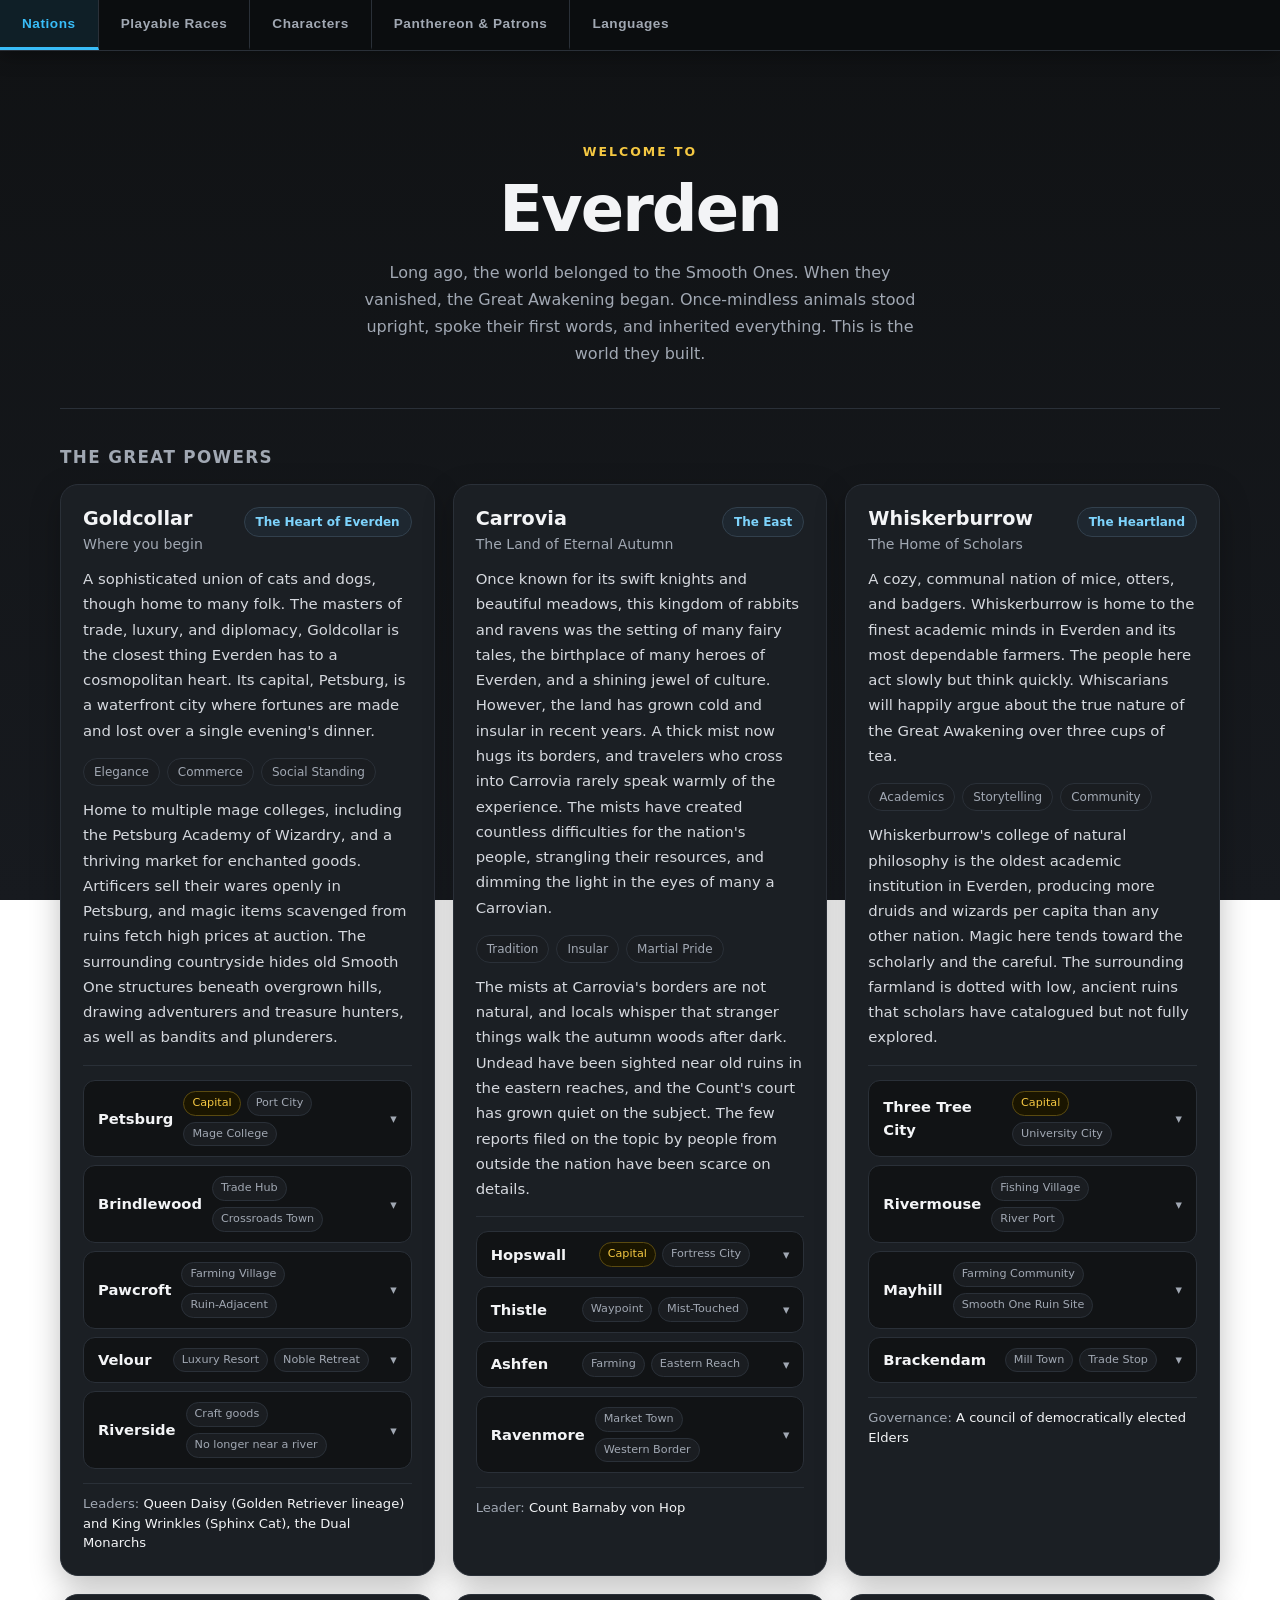
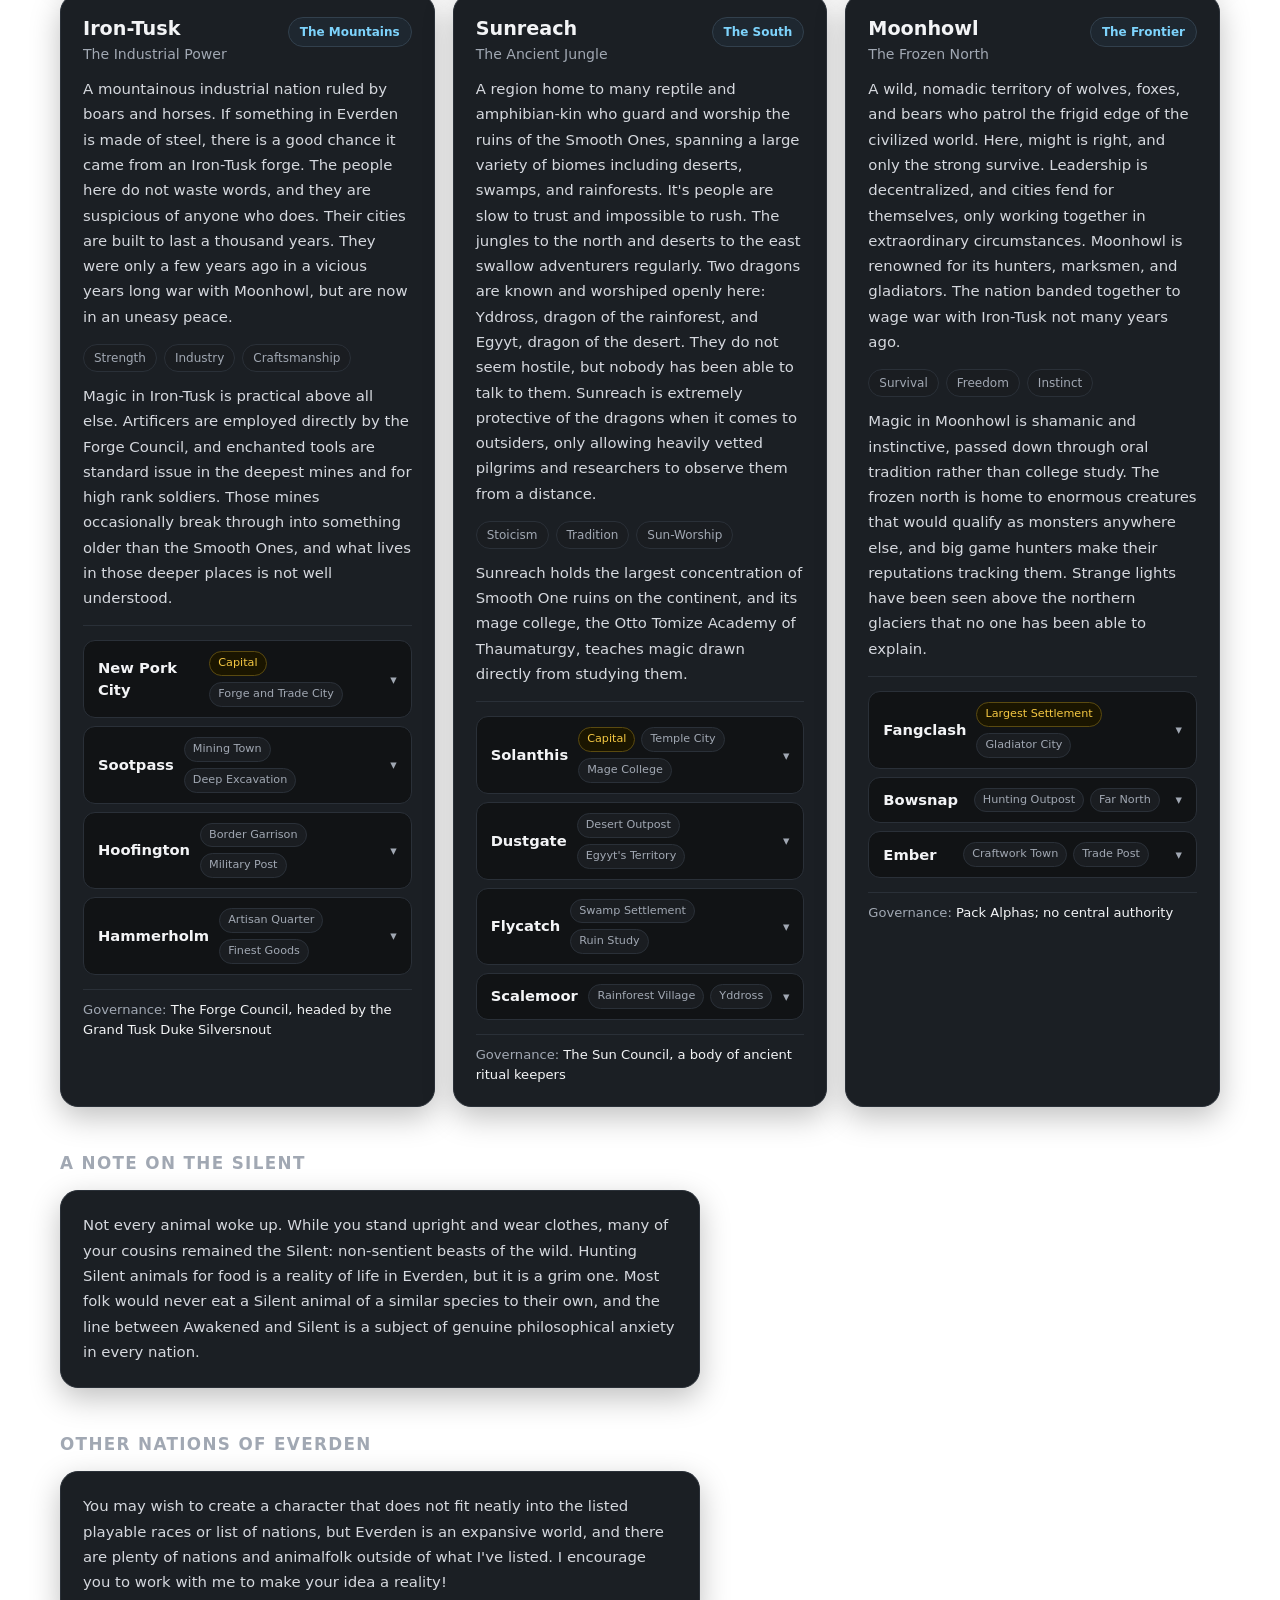
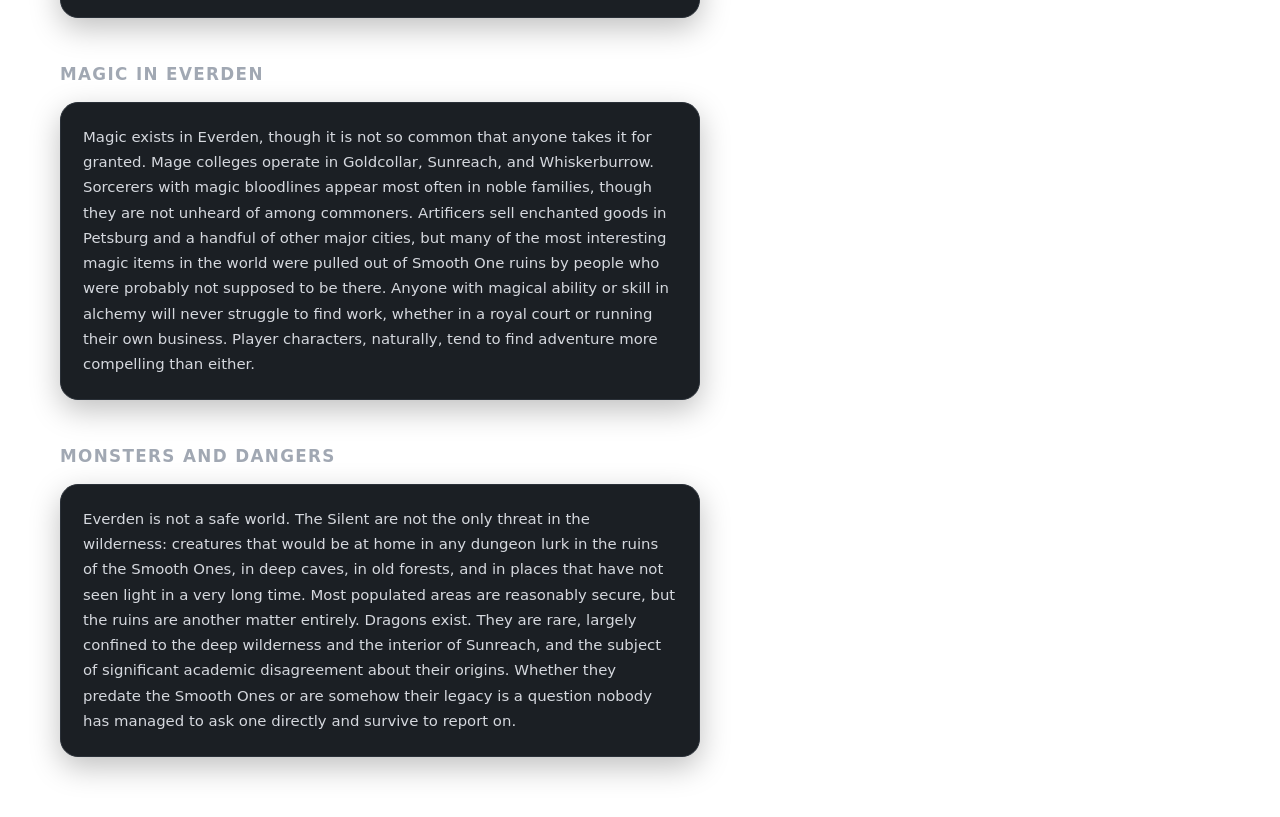
<file: everden_player_guide.html>
<!DOCTYPE html>
<html lang="en">
<head>
<meta charset="UTF-8" />
<meta name="viewport" content="width=device-width, initial-scale=1.0" />
<title>Everden Player Guide</title>
<link rel="stylesheet" href="styles.css" />
</head>
<body>

<!-- NAV -->
<nav class="nav">
  <button class="nav-btn active" onclick="showSection('nations',this)">Nations</button>
  <button class="nav-btn" onclick="showSection('races',this)">Playable Races</button>
  <button class="nav-btn" id="nav-characters" onclick="showSection('characters',this)">Characters</button>
  <button class="nav-btn" onclick="showSection('pantheon',this)">Panthereon & Patrons</button>
  <button class="nav-btn" onclick="showSection('languages',this)">Languages</button>
</nav>

<!-- ══════════════════════════════
     SECTION: NATIONS
══════════════════════════════ -->
<div id="sec-nations" class="section-wrap active">
  <div class="hero">
    <div class="hero-eyebrow" id="hero-eyebrow"></div>
    <h1 class="hero-title" id="hero-title"></h1>
    <p class="hero-sub" id="hero-sub"></p>
  </div>

  <div class="section-label" id="nations-grid-label"></div>
  <div class="nation-grid" id="nation-grid"></div>

  <div id="nation-notes"></div>
</div>

<!-- ══════════════════════════════
     SECTION: RACES
══════════════════════════════ -->
<div id="sec-races" class="section-wrap">
  <div class="search-wrap">
    <input class="search" id="search" placeholder="Search races..." onkeyup="renderRaces()" />
  </div>
  <div class="race-grid" id="race-grid"></div>
  <div class="detail" id="race-detail"></div>
</div>

<!-- ══════════════════════════════
     SECTION: CHARACTERS
══════════════════════════════ -->
<div id="sec-characters" class="section-wrap">
  <div class="section-label" style="margin-top:0;" id="characters-label"></div>
  <p style="color:var(--muted);font-size:.93rem;margin-bottom:24px;line-height:1.7;" id="characters-intro"></p>
  <div class="god-grid" id="char-grid"></div>
</div>

<!-- ══════════════════════════════
     SECTION: PANTHEON
══════════════════════════════ -->
<div id="sec-pantheon" class="section-wrap">
  <p id="pantheon-intro"></p>
  <div id="pantheon-mount"></div>
</div>

<!-- ══════════════════════════════
     SECTION: LANGUAGES
══════════════════════════════ -->
<div id="sec-languages" class="section-wrap">
  <div class="section-label" style="margin-top:0;" id="languages-label"></div>
  <p style="color:var(--muted);font-size:.93rem;margin-bottom:24px;line-height:1.7;" id="languages-intro"></p>
  <div class="lang-grid" id="lang-grid"></div>
</div>


<script src="data/hero.js"></script>
<script src="data/nations.js"></script>
<script src="data/nation-notes.js"></script>
<script src="data/gods.js"></script>
<script src="data/patrons.js"></script>
<script src="data/languages.js"></script>
<script src="data/characters.js"></script>
<script src="data/races.js"></script>
<script src="app.js"></script>
</body>
</html>
</file>
<file: styles.css>
:root{
  --bg:#111315;
  --bg2:#1a1d21;
  --card:#1b1f24;
  --border:#2a3038;
  --text:#f3f4f6;
  --muted:#a1a8b3;
  --accent:#7dd3fc;
  --accent2:#38bdf8;
  --shadow:0 10px 30px rgba(0,0,0,.25);
  --radius:18px;
  --gold:#f5c842;
  --gold2:#e0a800;
  --amber:#d97706;
}

*{ box-sizing:border-box; margin:0; padding:0; }
html{ scroll-behavior:smooth; }

body{
  min-height:100vh;
  background:linear-gradient(to bottom,#101214,#171a1f);
  background-attachment:fixed;
  color:var(--text);
  font-family:Inter,system-ui,sans-serif;
  line-height:1.5;
  padding:0;
}

/* ── NAV ── */
.nav{
  position:sticky;
  top:0;
  z-index:100;
  background:rgba(12,14,16,.97);
  backdrop-filter:blur(12px);
  border-bottom:1px solid var(--border);
  box-shadow:0 4px 20px rgba(0,0,0,.35);
  display:flex;
  flex-wrap:wrap;
  gap:0;
}
.nav-btn{
  flex-shrink:0;
  background:none;
  border:none;
  border-right:1px solid var(--border);
  color:var(--muted);
  font-size:.85rem;
  font-weight:600;
  letter-spacing:.04em;
  padding:16px 22px;
  cursor:pointer;
  border-bottom:3px solid transparent;
  transition:.15s;
  white-space:nowrap;
}
.nav-btn:last-child{ border-right:none; }
.nav-btn:hover{ color:var(--text); background:rgba(255,255,255,.04); }
.nav-btn.active{
  color:var(--accent2);
  background:rgba(56,189,248,.1);
  border-bottom-color:var(--accent2);
}

/* ── SECTIONS ── */
.section-wrap{
  display:none;
  max-width:1200px;
  margin:0 auto;
  padding:32px 20px 60px;
}
.section-wrap.active{ display:block; }

/* ── HERO ── */
.hero{
  text-align:center;
  padding:60px 20px 40px;
  border-bottom:1px solid var(--border);
  margin-bottom:36px;
}
.hero-eyebrow{
  font-size:.78rem;
  letter-spacing:.16em;
  text-transform:uppercase;
  color:var(--gold);
  font-weight:700;
  margin-bottom:14px;
}
.hero-title{
  font-size:clamp(2.4rem,7vw,4rem);
  font-weight:800;
  letter-spacing:-.03em;
  line-height:1.05;
  margin-bottom:16px;
}
.hero-sub{
  color:var(--muted);
  font-size:1rem;
  max-width:560px;
  margin:0 auto;
  line-height:1.7;
}

/* ── MAP ── */
.map-wrap{
  display:flex;
  justify-content:center;
  margin-bottom:36px;
}
.map-thumb{
  max-height:300px;
  width:auto;
  max-width:100%;
  border-radius:var(--radius);
  border:1px solid var(--border);
  box-shadow:var(--shadow);
  cursor:zoom-in;
  transition:.18s ease;
}
.map-thumb:hover{
  transform:translateY(-3px);
  border-color:#3b4450;
}
.map-lightbox{
  display:none;
  position:fixed;
  inset:0;
  z-index:1000;
  background:rgba(8,9,11,.92);
  backdrop-filter:blur(6px);
  align-items:center;
  justify-content:center;
  padding:40px;
  cursor:zoom-out;
}
.map-lightbox.active{ display:flex; }
.map-lightbox img{
  max-width:100%;
  max-height:100%;
  border-radius:12px;
  box-shadow:0 20px 60px rgba(0,0,0,.5);
  cursor:default;
}
.map-lightbox-close{
  position:fixed;
  top:20px;
  right:24px;
  background:rgba(27,31,36,.9);
  border:1px solid var(--border);
  color:var(--text);
  width:40px;
  height:40px;
  border-radius:999px;
  font-size:1.1rem;
  cursor:pointer;
  transition:.15s;
}
.map-lightbox-close:hover{ background:var(--card); border-color:#3b4450; }

/* ── SHARED LABELS ── */
.section-label{
  text-transform:uppercase;
  letter-spacing:.08em;
  font-size:1.05rem;
  color:var(--muted);
  margin-bottom:14px;
  margin-top:36px;
  font-weight:700;
}
.section-label:first-child{ margin-top:0; }

/* ══════════════════════════════
   SECTION 1: NATIONS
══════════════════════════════ */
.nation-grid{
  display:grid;
  grid-template-columns:repeat(auto-fill,minmax(340px,1fr));
  gap:18px;
}
.nation-card{
  background:var(--card);
  border:1px solid var(--border);
  border-radius:var(--radius);
  padding:22px;
  box-shadow:var(--shadow);
}
.nation-card-top{
  display:flex;
  justify-content:space-between;
  align-items:flex-start;
  gap:12px;
  margin-bottom:12px;
}
.nation-name{
  font-size:1.2rem;
  font-weight:700;
  line-height:1.2;
}
.nation-subtitle{
  color:var(--muted);
  font-size:.88rem;
  margin-top:4px;
}
.nation-badge{
  flex-shrink:0;
  background:#1e2730;
  border:1px solid #32404d;
  color:var(--accent);
  padding:5px 11px;
  border-radius:999px;
  font-size:.75rem;
  font-weight:600;
  white-space:nowrap;
}
.nation-desc{
  color:#d5d8de;
  font-size:.93rem;
  line-height:1.7;
  margin-bottom:14px;
}
.nation-values{
  display:flex;
  flex-wrap:wrap;
  gap:7px;
  margin-bottom:12px;
}
.tag{
  background:var(--bg2);
  border:1px solid var(--border);
  color:var(--muted);
  padding:4px 10px;
  border-radius:999px;
  font-size:.75rem;
}
.nation-leader{
  font-size:.82rem;
  color:var(--muted);
  border-top:1px solid var(--border);
  padding-top:10px;
}
.nation-leader span{
  color:var(--text);
}

.settlements {
  margin-top: 14px;
  border-top: 1px solid var(--border);
  padding-top: 14px;
  display: flex;
  flex-direction: column;
  gap: 8px;
}
.settlement {
  background: var(--bg);
  border: 1px solid var(--border);
  border-radius: 12px;
  overflow: hidden;
  cursor: pointer;
}
.settlement-header {
  display: flex;
  align-items: center;
  justify-content: space-between;
  padding: 10px 14px;
  gap: 10px;
}
.settlement-name {
  font-size: .92rem;
  font-weight: 600;
  color: var(--text);
}
.settlement-tags {
  display: flex;
  gap: 6px;
  flex-wrap: wrap;
}
.settlement-tag {
  background: var(--bg2);
  border: 1px solid var(--border);
  color: var(--muted);
  padding: 3px 8px;
  border-radius: 999px;
  font-size: .7rem;
}
.settlement-tag.capital {
  border-color: #5a4a10;
  color: var(--gold);
  background: #1a1500;
}
.copy-btn {
  display: none;
  background: none;
  border: 1px solid var(--border);
  color: var(--muted);
  font-size: .68rem;
  font-weight: 600;
  padding: 4px 9px;
  border-radius: 7px;
  cursor: pointer;
  flex-shrink: 0;
  transition: .15s;
  white-space: nowrap;
}
.copy-btn:hover { color: var(--text); border-color: #3b4450; }
.copy-btn.copied { color: #4ade80; border-color: #1f4a2a; }
.god-card.open .copy-btn, .settlement.open .copy-btn { display: inline-block; }
.settlement-chevron {
  color: var(--muted);
  font-size: .8rem;
  flex-shrink: 0;
  transition: transform .2s;
}
.settlement.open .settlement-chevron { transform: rotate(180deg); }
.settlement-body {
  display: none;
  padding: 0 14px 12px;
  font-size: .88rem;
  color: #d5d8de;
  line-height: 1.65;
  border-top: 1px solid var(--border);
  padding-top: 10px;
}
.settlement.open .settlement-body { display: block; }
.settlement-map-thumb {
  display: block;
  max-width: 100%;
  max-height: 220px;
  border-radius: 10px;
  border: 1px solid var(--border);
  margin-bottom: 10px;
  cursor: zoom-in;
  transition: .15s;
}
.settlement-map-thumb:hover { border-color: #3b4450; }

/* ══════════════════════════════
   SECTION 2: RACES
══════════════════════════════ */
.search-wrap{
  position:sticky;
  top:49px;
  z-index:50;
  margin-bottom:24px;
  backdrop-filter:blur(10px);
}
.search{
  width:100%;
  padding:14px 18px;
  border-radius:16px;
  border:1px solid var(--border);
  background:rgba(27,31,36,.92);
  color:var(--text);
  font-size:1rem;
  outline:none;
  box-shadow:var(--shadow);
}
.search:focus{ border-color:var(--accent2); }

.race-grid{
  display:grid;
  grid-template-columns:repeat(auto-fill,minmax(320px,1fr));
  gap:18px;
}
.card{
  background:var(--card);
  border:1px solid var(--border);
  border-radius:var(--radius);
  padding:20px;
  cursor:pointer;
  transition:.18s ease;
  box-shadow:var(--shadow);
}
.card:hover{ transform:translateY(-3px); border-color:#3b4450; }
.card-top{
  display:flex;
  justify-content:space-between;
  align-items:flex-start;
  gap:12px;
  margin-bottom:12px;
}
.card-top-right{
  flex-shrink:0;
  display:flex;
  flex-direction:column;
  align-items:flex-end;
  gap:8px;
}
.card-icons{
  flex-shrink:0;
  background:var(--bg2);
  border:1px solid var(--border);
  border-radius:999px;
  padding:6px 12px;
  font-size:1.3rem;
  line-height:1.2;
  white-space:nowrap;
}
.card-icons-lg{ font-size:1.7rem; padding:8px 16px; }
.card-name{ font-size:1.25rem; font-weight:700; }
.card-animal{ color:var(--muted); font-size:.92rem; }
.speed{
  flex-shrink:0;
  background:#222933;
  color:var(--accent);
  border:1px solid #32404d;
  padding:6px 10px;
  border-radius:999px;
  font-size:.8rem;
  font-weight:600;
}
.pills{ display:flex; flex-wrap:wrap; gap:8px; margin-bottom:14px; }
.pill{
  background:var(--bg2);
  border:1px solid var(--border);
  color:var(--muted);
  padding:5px 10px;
  border-radius:999px;
  font-size:.75rem;
}
.preview{ display:flex; flex-direction:column; gap:10px; }
.preview-trait{
  border-top:1px solid var(--border);
  padding-top:10px;
  font-size:.92rem;
  color:#d8dbe0;
}
.preview-trait strong{ color:white; }
.more{ color:var(--muted); font-size:.8rem; }

.detail{ display:none; }
.detail.active{ display:block; }
.detail-card{
  background:var(--card);
  border:1px solid var(--border);
  border-radius:24px;
  padding:28px;
  box-shadow:var(--shadow);
}
.detail-header{
  display:flex;
  flex-wrap:wrap;
  justify-content:space-between;
  gap:16px;
  margin-bottom:20px;
}
.detail-title{
  font-size:clamp(2rem,6vw,3rem);
  font-weight:800;
  line-height:1;
}
.detail-sub{ color:var(--muted); margin-top:8px; }
.back{
  background:none;
  border:none;
  color:var(--accent);
  font-size:1rem;
  margin-bottom:18px;
  cursor:pointer;
}
.lore{
  background:var(--bg2);
  border:1px solid var(--border);
  padding:18px;
  border-radius:18px;
  color:#d5d8de;
  margin-bottom:24px;
  line-height:1.7;
}
.traits{ display:flex; flex-direction:column; gap:14px; }
.full-trait{
  background:var(--bg2);
  border:1px solid var(--border);
  border-radius:16px;
  padding:16px;
  line-height:1.65;
  color:#d9dce2;
}
.full-trait strong{ color:white; }
.origin{
  background:var(--bg2);
  border:1px solid var(--border);
  border-radius:16px;
  padding:16px;
  color:#d9dce2;
}
.empty{ text-align:center; padding:60px 20px; color:var(--muted); }

/* ══════════════════════════════
   SECTION 3: PANTHEON
══════════════════════════════ */
.god-grid{
  display:flex;
  flex-direction:column;
  gap:12px;
}
.god-card{
  background:var(--card);
  border:1px solid var(--border);
  border-radius:var(--radius);
  padding:0;
  overflow:hidden;
  box-shadow:var(--shadow);
  cursor:pointer;
  transition:.15s;
}
.god-card:hover{ border-color:#3b4450; }
.god-card-header{
  display:flex;
  align-items:center;
  gap:14px;
  padding:18px 20px;
}
.god-icon{
  width:40px;
  height:40px;
  border-radius:12px;
  display:flex;
  align-items:center;
  justify-content:center;
  font-size:1.3rem;
  flex-shrink:0;
}
.god-names{ flex:1; min-width:0; }
.god-name{ font-size:1.05rem; font-weight:700; }
.god-epithet{ color:var(--muted); font-size:.83rem; font-style:italic; margin-top:2px; }
.god-chevron{
  color:var(--muted);
  font-size:.9rem;
  transition:transform .2s;
  flex-shrink:0;
}
.god-card.open .god-chevron{ transform:rotate(180deg); }
.god-body{
  display:none;
  padding:0 20px 20px;
  border-top:1px solid var(--border);
}
.god-card.open .god-body{ display:block; }
.god-body p{
  font-size:.93rem;
  line-height:1.72;
  color:#d5d8de;
  margin-top:16px;
}
.god-body p em{
  color:var(--muted);
  font-style:italic;
}
.god-body .worshipers{
  display:flex;
  flex-wrap:wrap;
  gap:7px;
  margin-top:14px;
}

/* ══════════════════════════════
   SECTION 4: LANGUAGES
══════════════════════════════ */
.lang-grid{
  display:grid;
  grid-template-columns:repeat(auto-fill,minmax(300px,1fr));
  gap:18px;
}
.lang-card{
  background:var(--card);
  border:1px solid var(--border);
  border-radius:var(--radius);
  padding:20px;
  box-shadow:var(--shadow);
}
.lang-card.restricted{
  border-color:#3d2a10;
  background:#1a1610;
}
.lang-name{ font-size:1.15rem; font-weight:700; margin-bottom:4px; }
.lang-script{
  font-size:.78rem;
  color:var(--muted);
  margin-bottom:12px;
  text-transform:uppercase;
  letter-spacing:.06em;
}
.lang-desc{
  font-size:.92rem;
  color:#d5d8de;
  line-height:1.68;
}
.lang-restrict{
  margin-top:12px;
  background:#2d1a06;
  border:1px solid #5a3a10;
  border-radius:10px;
  padding:10px 12px;
  font-size:.8rem;
  color:#f5c842;
}

/* ══════════════════════════════
   SECTION 5: CHARACTERS
══════════════════════════════ */
.char-location{
  flex-shrink:0;
  background:#1e2730;
  border:1px solid #32404d;
  color:var(--accent);
  padding:4px 10px;
  border-radius:999px;
  font-size:.72rem;
  font-weight:600;
  white-space:nowrap;
}
.char-tokens{
  display:flex;
  flex-shrink:0;
  gap:4px;
}
.char-token{
  width:56px;
  height:56px;
  object-fit:contain;
}
.char-gallery{
  display:flex;
  flex-wrap:wrap;
  justify-content:center;
  gap:14px;
  margin-top:16px;
}
.char-image{
  max-width:100%;
  max-height:340px;
  border-radius:var(--radius);
  border:1px solid var(--border);
  cursor:zoom-in;
}
.patron-type{
  flex-shrink:0;
  background:#241a2e;
  border:1px solid #3e3050;
  color:#c4a5f2;
  padding:4px 10px;
  border-radius:999px;
  font-size:.72rem;
  font-weight:600;
  white-space:nowrap;
}

/* ══════════════════════════════
   SECTION 6: LORE & MYSTERIES
══════════════════════════════ */
.lore-fact{
  flex-shrink:0;
  background:#0f2116;
  border:1px solid #1f4a2e;
  color:#7fd8a0;
  padding:4px 10px;
  border-radius:999px;
  font-size:.72rem;
  font-weight:600;
  white-space:nowrap;
}
.lore-status{
  flex-shrink:0;
  background:#241d0a;
  border:1px solid #4a3a12;
  color:var(--gold);
  padding:4px 10px;
  border-radius:999px;
  font-size:.72rem;
  font-weight:600;
  white-space:nowrap;
}
.calendar-lists{
  display:flex;
  flex-direction:column;
  gap:24px;
  margin-bottom:10px;
  text-align:center;
}
.calendar-list-title{
  font-size:.8rem;
  font-weight:700;
  color:var(--text);
  margin-bottom:10px;
}
.calendar-chip-list{
  display:flex;
  flex-wrap:wrap;
  justify-content:center;
  gap:8px;
}
.calendar-image{
  display:block;
  max-height:480px;
  margin:0 auto 20px;
  border-radius:var(--radius);
  border:1px solid var(--border);
  box-shadow:var(--shadow);
  cursor:zoom-in;
  transition:.18s ease;
}
.calendar-image:hover{ transform:translateY(-3px); border-color:#3b4450; }
.section-divider{
  border:none;
  border-top:1px solid var(--border);
  margin:44px 0;
}

/* ── RESPONSIVE ── */
@media (max-width:700px){
  body{ padding:0; }
  .section-wrap{ padding:20px 14px 50px; }
  .race-grid, .nation-grid, .lang-grid{ grid-template-columns:1fr; gap:14px; }
  .calendar-lists{ gap:16px; }
  .card{ padding:18px; }
  .detail-card{ padding:20px; border-radius:20px; }
  .detail-title{ font-size:2rem; }
  .search{ font-size:16px; padding:14px 16px; }
  .card-top{ flex-direction:column; align-items:flex-start; }
  .card-top-right{ flex-direction:row; align-items:center; align-self:flex-start; }
  .nav-btn{ padding:12px 14px; font-size:.78rem; }
  .hero{ padding:36px 16px 28px; }
  .map-thumb{ max-height:160px; }
  .calendar-image{ max-height:220px; }
  .map-lightbox{ padding:16px; }
  .map-lightbox-close{ top:12px; right:12px; }
}
</file>
